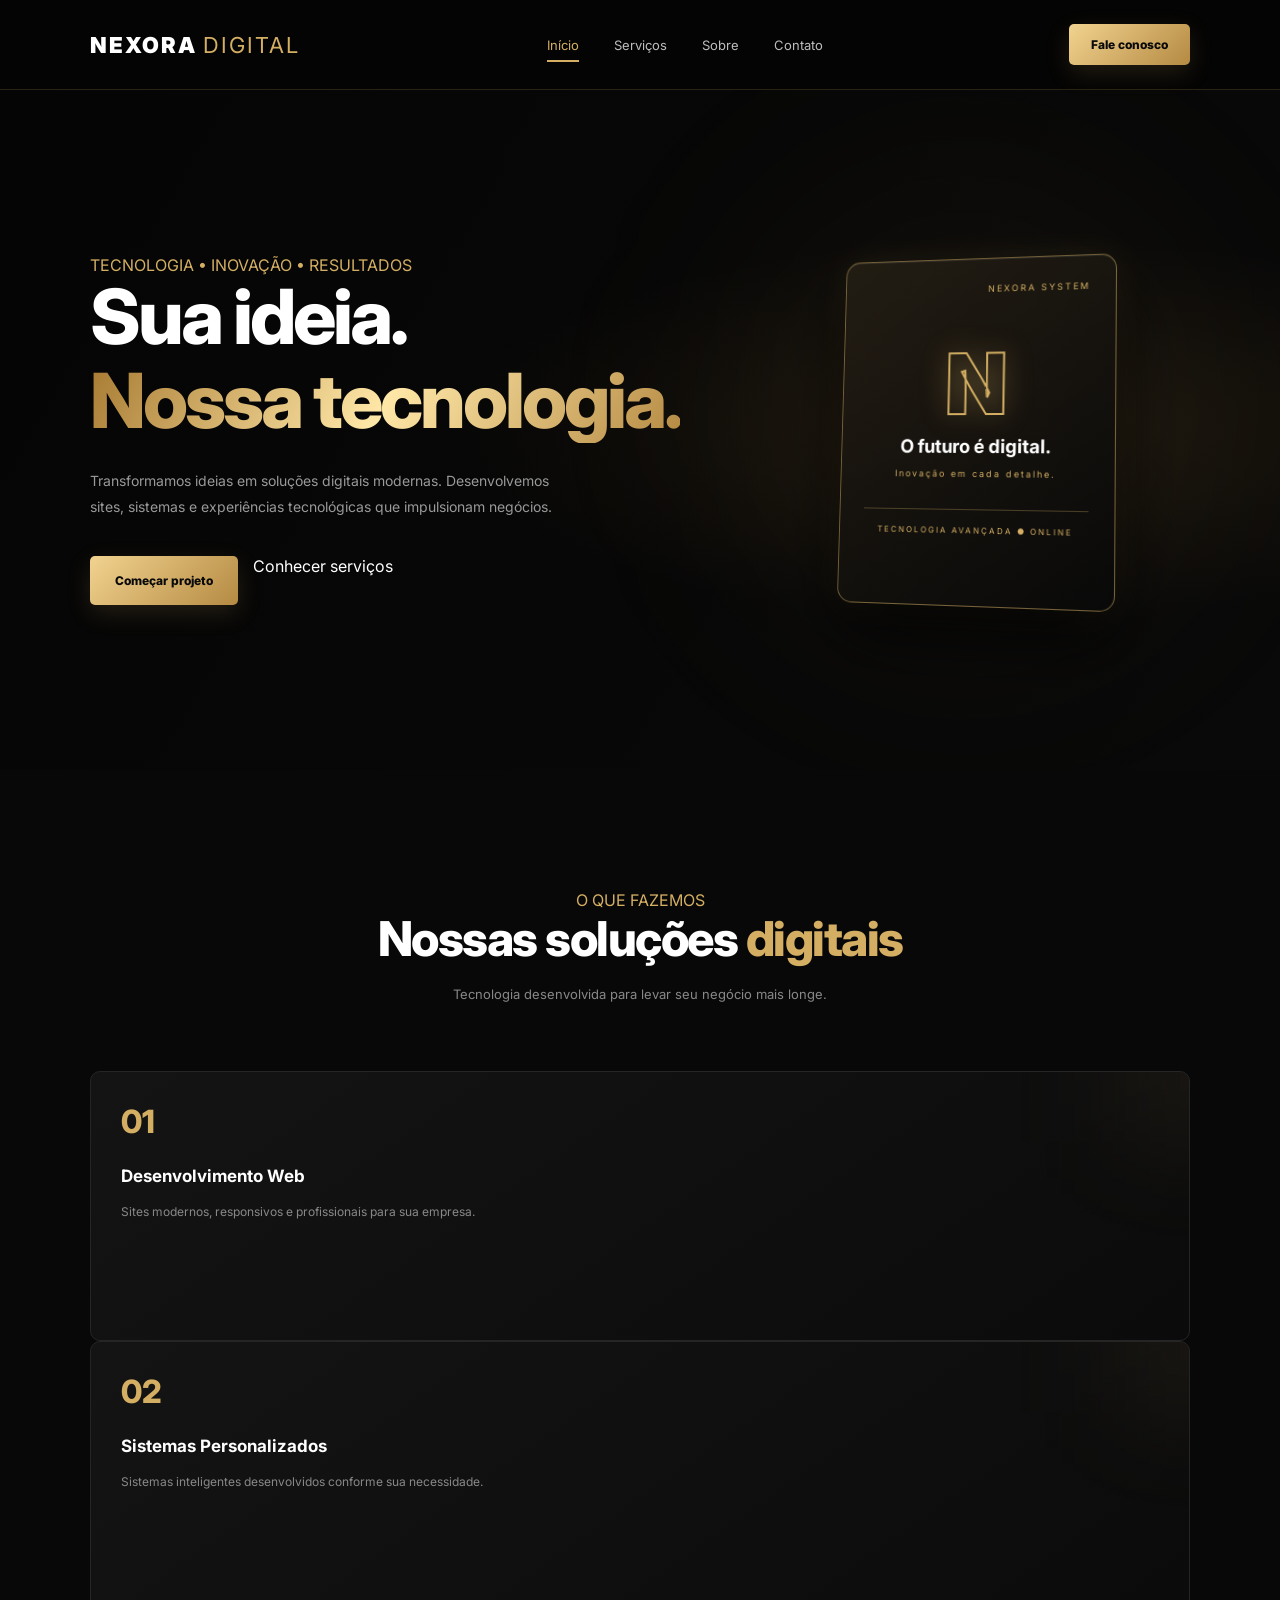
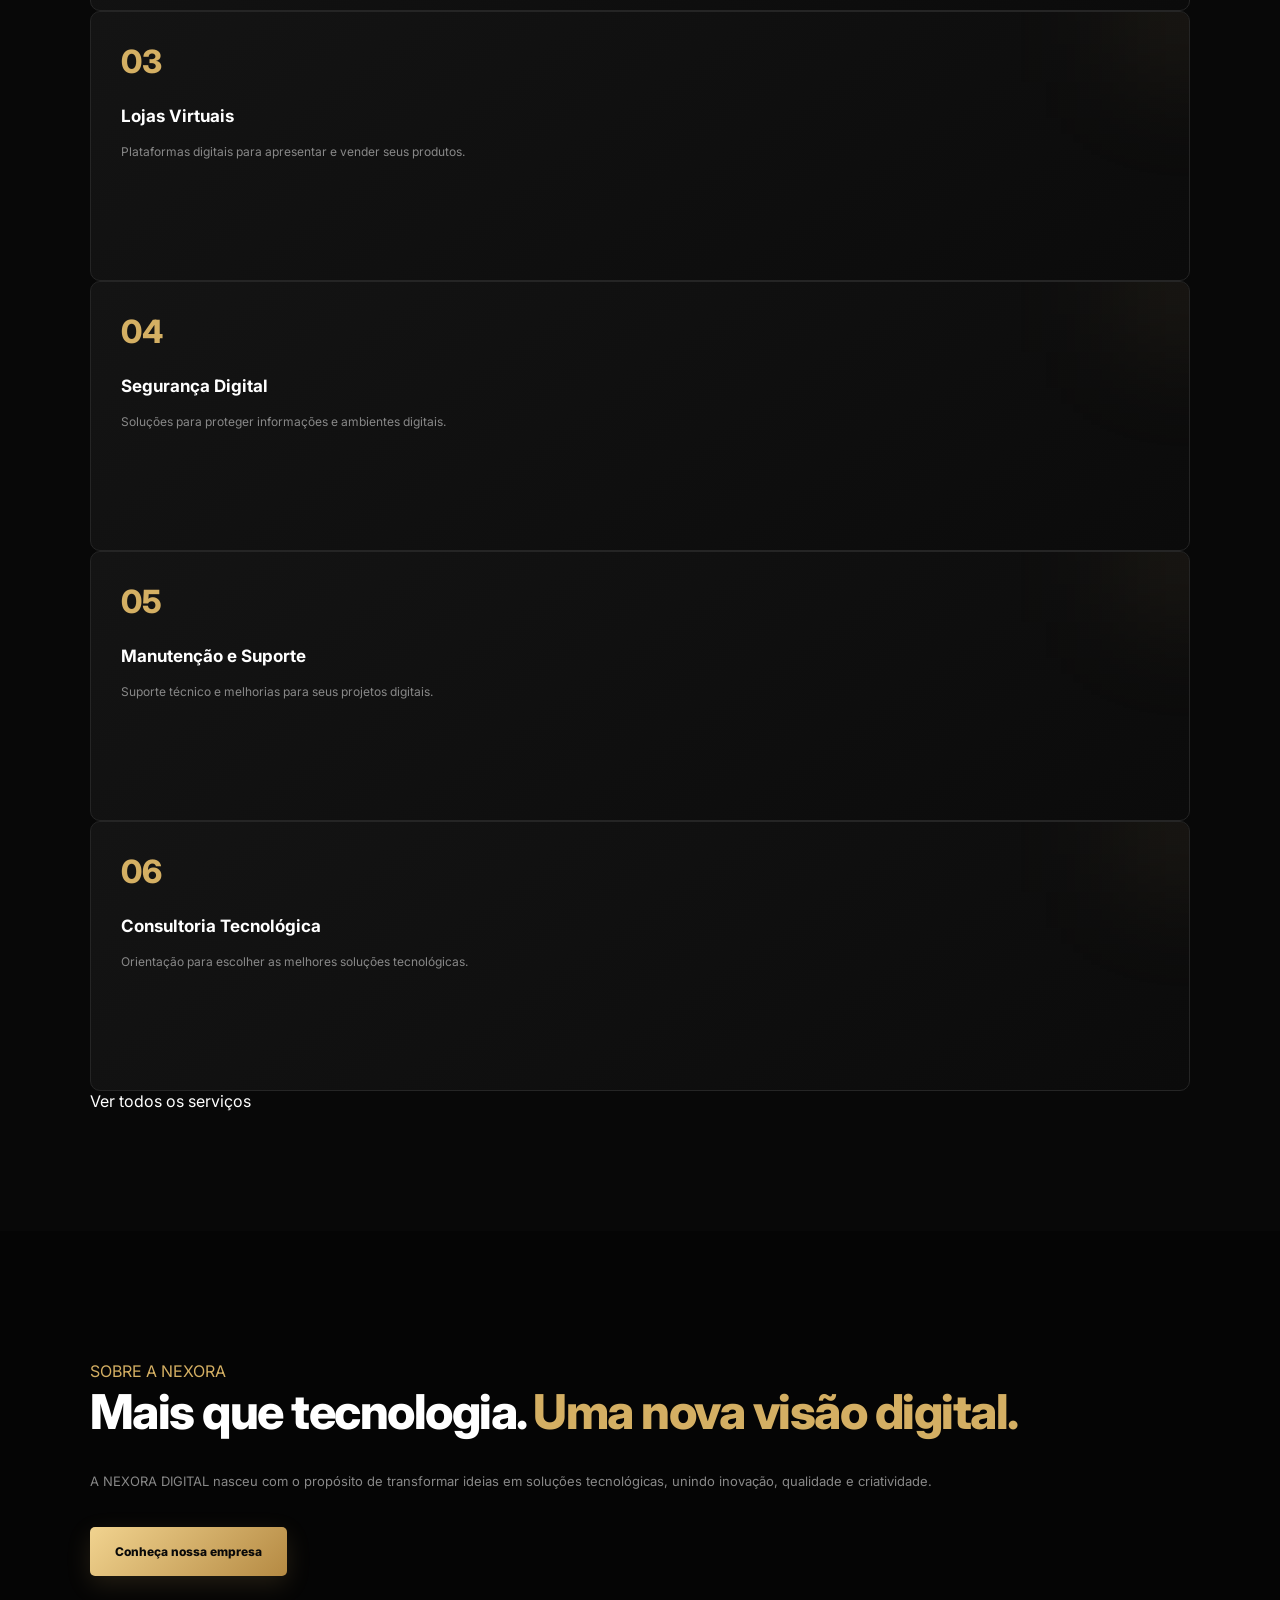
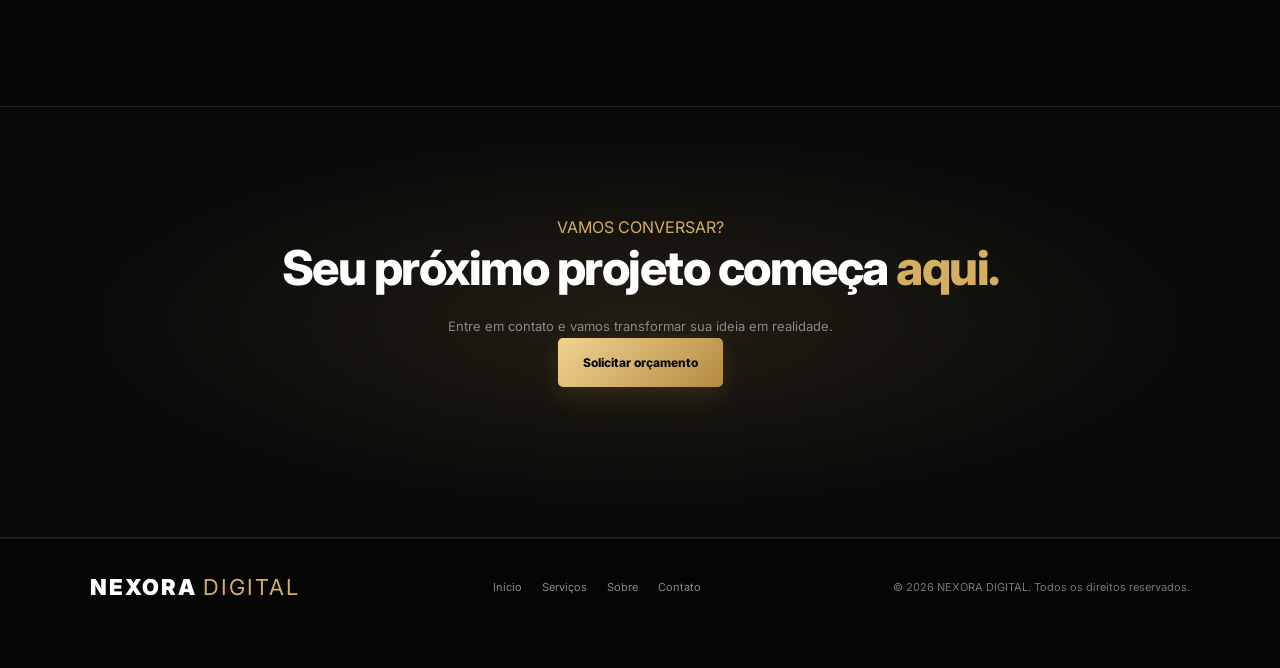
<file: index.html>
<!DOCTYPE html>
<html lang="pt-BR">

<head>
    <meta charset="UTF-8">

    <!-- VERIFICAÇÃO GOOGLE SEARCH CONSOLE -->
    <meta name="google-site-verification" content="RgmnYFt-L1I8zUlaPiAtxBdTXcQcHnGzIeq74HiVKsc" />

    <meta name="viewport" content="width=device-width, initial-scale=1.0">

    <title>NEXORA DIGITAL | Sites, Sistemas e Tecnologia</title>

    <meta name="description" content="A NEXORA DIGITAL transforma ideias em soluções digitais. Desenvolvemos sites modernos, sistemas personalizados e soluções tecnológicas para empresas.">

    <meta name="keywords" content="NEXORA DIGITAL, desenvolvimento de sites, criação de sites, sistemas personalizados, tecnologia, segurança digital">

    <meta name="author" content="NEXORA DIGITAL">
    <meta name="robots" content="index, follow">
    <meta name="theme-color" content="#050505">

    <!-- COMPARTILHAMENTO -->
    <meta property="og:title" content="NEXORA DIGITAL | Tecnologia e Inovação">
    <meta property="og:description" content="Sua ideia. Nossa tecnologia. Conheça as soluções digitais da NEXORA DIGITAL.">
    <meta property="og:type" content="website">
    <meta property="og:locale" content="pt_BR">

    <!-- FONTE -->
    <link rel="preconnect" href="https://fonts.googleapis.com">
    <link rel="preconnect" href="https://fonts.gstatic.com" crossorigin>
    <link href="https://fonts.googleapis.com/css2?family=Inter:wght@300;400;500;600;700;800;900&display=swap" rel="stylesheet">

    <!-- CSS -->
    <link rel="stylesheet" href="style.css">
</head>

<body>

    <!-- CABEÇALHO -->
    <header class="header">
        <div class="container">

            <a href="index.html" class="logo">
                NEXORA <span>DIGITAL</span>
            </a>

            <button class="menu-toggle" aria-label="Abrir menu" aria-expanded="false">
                <span></span>
                <span></span>
                <span></span>
            </button>

            <nav class="nav">
                <a href="index.html" class="active">Início</a>
                <a href="servicos.html">Serviços</a>
                <a href="sobre.html">Sobre</a>
                <a href="contato.html">Contato</a>
            </nav>

            <a href="contato.html" class="btn-primary">
                Fale conosco
            </a>

        </div>
    </header>

    <!-- INÍCIO -->
    <section class="hero">
        <div class="container hero-content">

            <div class="hero-info">
                <span class="tag">TECNOLOGIA • INOVAÇÃO • RESULTADOS</span>

                <h1>
                    Sua ideia.
                    <span>Nossa tecnologia.</span>
                </h1>

                <p>
                    Transformamos ideias em soluções digitais modernas.
                    Desenvolvemos sites, sistemas e experiências tecnológicas
                    que impulsionam negócios.
                </p>

                <div class="hero-buttons">
                    <a href="contato.html" class="btn-primary">
                        Começar projeto
                    </a>

                    <a href="servicos.html" class="btn-outline">
                        Conhecer serviços
                    </a>
                </div>
            </div>

            <div class="hero-decoration">

                <div class="tech-card">

                    <div class="tech-card-top">
                        <div class="tech-dots">
                            <span class="tech-dot"></span>
                            <span class="tech-dot"></span>
                            <span class="tech-dot"></span>
                        </div>

                        <span> NEXORA SYSTEM </span>
                    </div>

                    <div class="tech-card-content">
                        <div class="tech-symbol">N</div>

                        <h3>O futuro é digital.</h3>

                        <p>Inovação em cada detalhe.</p>
                    </div>

                    <div class="tech-card-footer">
                        <span>TECNOLOGIA AVANÇADA</span>
                        <span>● ONLINE</span>
                    </div>

                </div>

                <div class="floating-one"></div>
                <div class="floating-two"></div>

            </div>

        </div>
    </section>

    <!-- SERVIÇOS -->
    <section class="services">
        <div class="container">

            <div class="section-header">
                <span class="tag">O QUE FAZEMOS</span>
                <h2>Nossas soluções <span>digitais</span></h2>
                <p>Tecnologia desenvolvida para levar seu negócio mais longe.</p>
            </div>

            <div class="services-grid">

                <article class="service-card">
                    <div class="service-icon">01</div>
                    <h3>Desenvolvimento Web</h3>
                    <p>Sites modernos, responsivos e profissionais para sua empresa.</p>
                </article>

                <article class="service-card">
                    <div class="service-icon">02</div>
                    <h3>Sistemas Personalizados</h3>
                    <p>Sistemas inteligentes desenvolvidos conforme sua necessidade.</p>
                </article>

                <article class="service-card">
                    <div class="service-icon">03</div>
                    <h3>Lojas Virtuais</h3>
                    <p>Plataformas digitais para apresentar e vender seus produtos.</p>
                </article>

                <article class="service-card">
                    <div class="service-icon">04</div>
                    <h3>Segurança Digital</h3>
                    <p>Soluções para proteger informações e ambientes digitais.</p>
                </article>

                <article class="service-card">
                    <div class="service-icon">05</div>
                    <h3>Manutenção e Suporte</h3>
                    <p>Suporte técnico e melhorias para seus projetos digitais.</p>
                </article>

                <article class="service-card">
                    <div class="service-icon">06</div>
                    <h3>Consultoria Tecnológica</h3>
                    <p>Orientação para escolher as melhores soluções tecnológicas.</p>
                </article>

            </div>

            <div class="center-button">
                <a href="servicos.html" class="btn-outline">
                    Ver todos os serviços
                </a>
            </div>

        </div>
    </section>

    <!-- SOBRE -->
    <section class="about">
        <div class="container">

            <div class="about-content">
                <span class="tag">SOBRE A NEXORA</span>

                <h2>Mais que tecnologia. <span>Uma nova visão digital.</span></h2>

                <p>
                    A NEXORA DIGITAL nasceu com o propósito de transformar
                    ideias em soluções tecnológicas, unindo inovação,
                    qualidade e criatividade.
                </p>

                <a href="sobre.html" class="btn-primary">
                    Conheça nossa empresa
                </a>
            </div>

        </div>
    </section>

    <!-- CONTATO -->
    <section class="contact">
        <div class="container">

            <div class="section-header">
                <span class="tag">VAMOS CONVERSAR?</span>
                <h2>Seu próximo projeto começa <span>aqui.</span></h2>
                <p>Entre em contato e vamos transformar sua ideia em realidade.</p>

                <a href="contato.html" class="btn-primary">
                    Solicitar orçamento
                </a>
            </div>

        </div>
    </section>

    <!-- RODAPÉ -->
    <footer class="footer">
        <div class="container">

            <a href="index.html" class="logo">
                NEXORA <span>DIGITAL</span>
            </a>

            <div class="footer-links">
                <a href="index.html">Início</a>
                <a href="servicos.html">Serviços</a>
                <a href="sobre.html">Sobre</a>
                <a href="contato.html">Contato</a>
            </div>

            <p>© 2026 NEXORA DIGITAL. Todos os direitos reservados.</p>

        </div>
    </footer>

    <script src="script.js"></script>

</body>
</html>
</file>
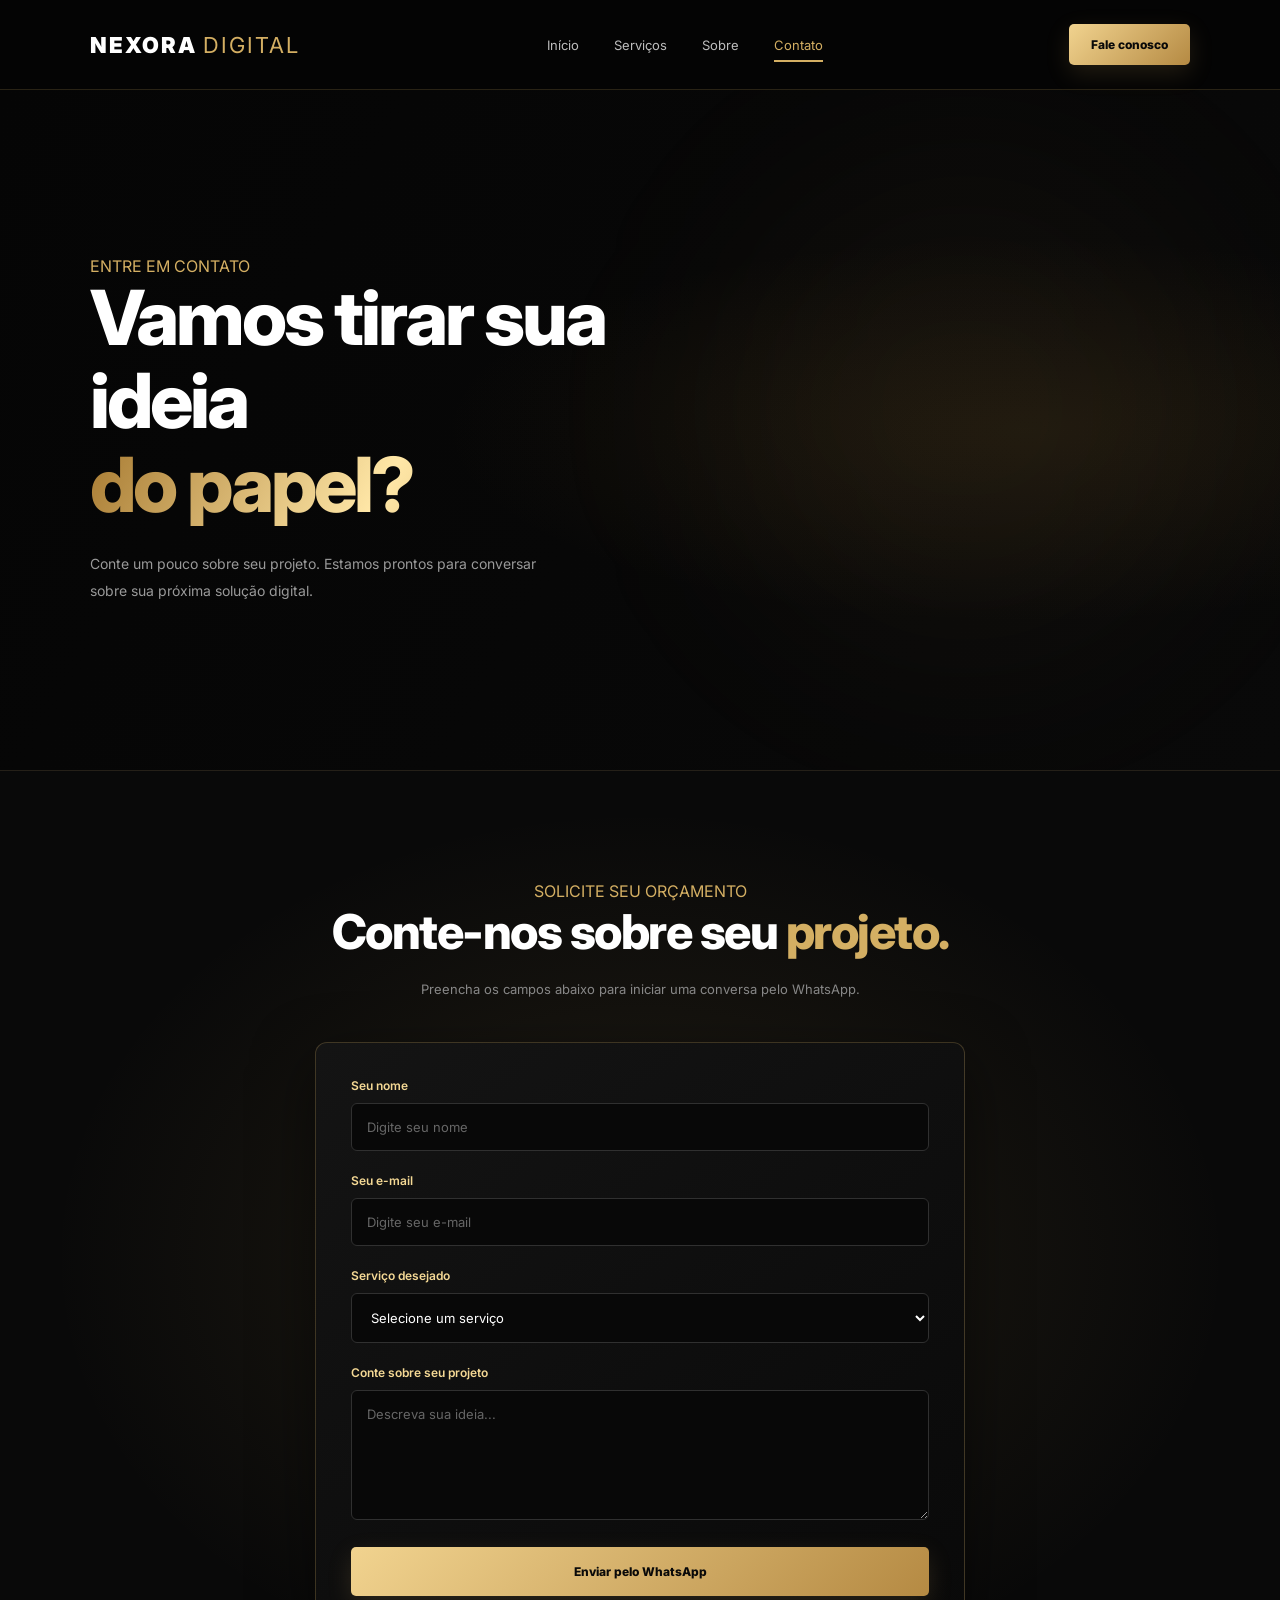
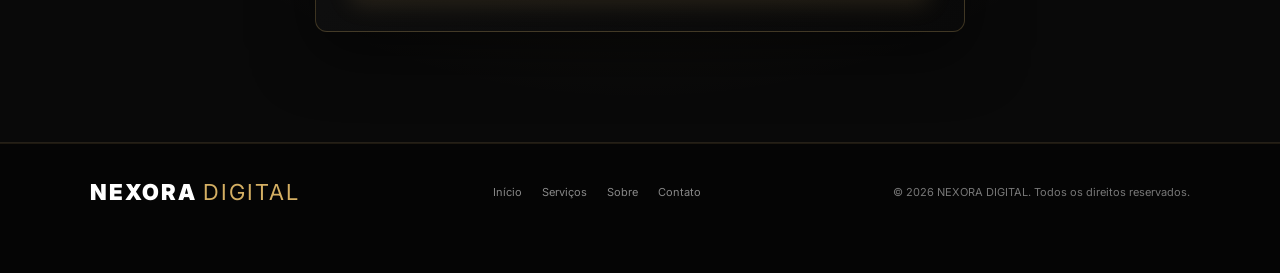
<file: contato.html>
<!DOCTYPE html>
<html lang="pt-BR">
<head>
    <meta charset="UTF-8">
    <meta name="viewport" content="width=device-width, initial-scale=1.0">

    <title>Contato e Orçamento | NEXORA DIGITAL</title>
    <meta name="description" content="Entre em contato com a NEXORA DIGITAL e solicite um orçamento para seu site, sistema personalizado ou projeto tecnológico.">
    <meta name="keywords" content="contato NEXORA DIGITAL, orçamento de site, orçamento de sistema, desenvolvimento web">
    <meta name="author" content="NEXORA DIGITAL">
    <meta name="robots" content="index, follow">
    <meta name="theme-color" content="#050505">

    <link rel="stylesheet" href="style.css">
</head>
<body>

<header class="header">
    <div class="container">
        <a href="index.html" class="logo">NEXORA <span>DIGITAL</span></a>

        <button class="menu-toggle" aria-label="Abrir menu" aria-expanded="false">
            <span></span><span></span><span></span>
        </button>

        <nav class="nav">
            <a href="index.html">Início</a>
            <a href="servicos.html">Serviços</a>
            <a href="sobre.html">Sobre</a>
            <a href="contato.html" class="active">Contato</a>
        </nav>

        <a href="contato.html" class="btn-primary">Fale conosco</a>
    </div>
</header>

<section class="hero">
    <div class="container hero-content">
        <div class="hero-info">
            <span class="tag">ENTRE EM CONTATO</span>
            <h1>Vamos tirar sua ideia <span>do papel?</span></h1>
            <p>Conte um pouco sobre seu projeto. Estamos prontos para conversar sobre sua próxima solução digital.</p>
        </div>
    </div>
</section>

<section class="contact">
    <div class="container">
        <div class="section-header">
            <span class="tag">SOLICITE SEU ORÇAMENTO</span>
            <h2>Conte-nos sobre seu <span>projeto.</span></h2>
            <p>Preencha os campos abaixo para iniciar uma conversa pelo WhatsApp.</p>
        </div>

        <form class="contact-form" id="orcamento">

            <div class="form-group">
                <label for="nome">Seu nome</label>
                <input type="text" id="nome" name="nome" placeholder="Digite seu nome" required>
            </div>

            <div class="form-group">
                <label for="email">Seu e-mail</label>
                <input type="email" id="email" name="email" placeholder="Digite seu e-mail" required>
            </div>

            <div class="form-group">
                <label for="servico">Serviço desejado</label>
                <select id="servico" name="servico" required>
                    <option value="">Selecione um serviço</option>
                    <option value="Desenvolvimento Web">Desenvolvimento Web</option>
                    <option value="Sistemas Personalizados">Sistemas Personalizados</option>
                    <option value="Lojas Virtuais">Lojas Virtuais</option>
                    <option value="Segurança Digital">Segurança Digital</option>
                    <option value="Manutenção e Suporte">Manutenção e Suporte</option>
                    <option value="Consultoria Tecnológica">Consultoria Tecnológica</option>
                    <option value="Outro">Outro</option>
                </select>
            </div>

            <div class="form-group">
                <label for="mensagem">Conte sobre seu projeto</label>
                <textarea id="mensagem" name="mensagem" rows="5" placeholder="Descreva sua ideia..." required></textarea>
            </div>

            <button type="submit" class="btn-primary">Enviar pelo WhatsApp</button>
        </form>

    </div>
</section>

<footer class="footer">
    <div class="container">
        <a href="index.html" class="logo">NEXORA <span>DIGITAL</span></a>
        <div class="footer-links">
            <a href="index.html">Início</a>
            <a href="servicos.html">Serviços</a>
            <a href="sobre.html">Sobre</a>
            <a href="contato.html">Contato</a>
        </div>
        <p>© 2026 NEXORA DIGITAL. Todos os direitos reservados.</p>
    </div>
</footer>

<script src="script.js"></script>
</body>
</html>
</file>
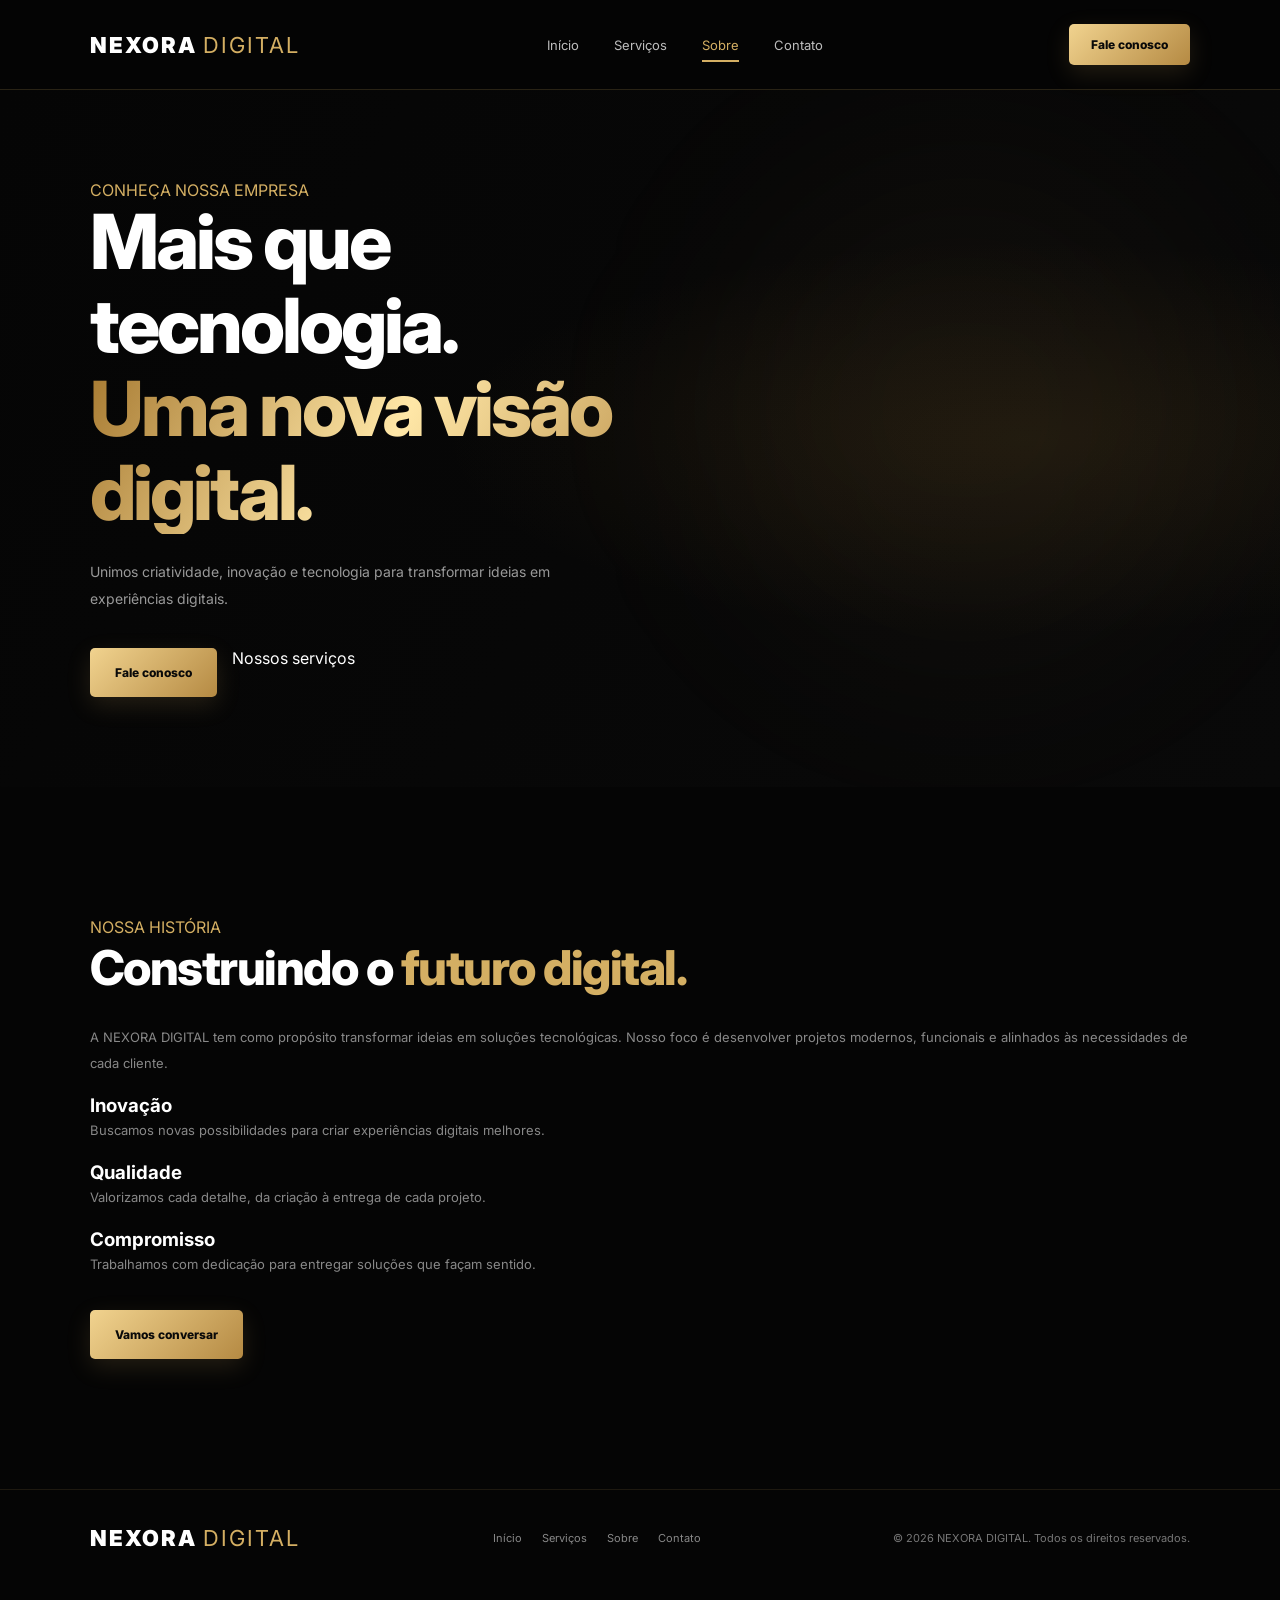
<file: sobre.html>
<!DOCTYPE html>
<html lang="pt-BR">
<head>
    <meta charset="UTF-8">
    <meta name="viewport" content="width=device-width, initial-scale=1.0">

    <title>Sobre Nós | NEXORA DIGITAL</title>
    <meta name="description" content="Conheça a NEXORA DIGITAL, uma empresa focada em inovação, desenvolvimento tecnológico e soluções digitais.">
    <meta name="keywords" content="sobre NEXORA DIGITAL, empresa de tecnologia, inovação digital">
    <meta name="author" content="NEXORA DIGITAL">
    <meta name="robots" content="index, follow">
    <meta name="theme-color" content="#050505">

    <link rel="stylesheet" href="style.css">
</head>
<body>

<header class="header">
    <div class="container">
        <a href="index.html" class="logo">NEXORA <span>DIGITAL</span></a>

        <button class="menu-toggle" aria-label="Abrir menu" aria-expanded="false">
            <span></span><span></span><span></span>
        </button>

        <nav class="nav">
            <a href="index.html">Início</a>
            <a href="servicos.html">Serviços</a>
            <a href="sobre.html" class="active">Sobre</a>
            <a href="contato.html">Contato</a>
        </nav>

        <a href="contato.html" class="btn-primary">Fale conosco</a>
    </div>
</header>

<section class="hero">
    <div class="container hero-content">
        <div class="hero-info">
            <span class="tag">CONHEÇA NOSSA EMPRESA</span>
            <h1>Mais que tecnologia. <span>Uma nova visão digital.</span></h1>
            <p>Unimos criatividade, inovação e tecnologia para transformar ideias em experiências digitais.</p>
            <div class="hero-buttons">
                <a href="contato.html" class="btn-primary">Fale conosco</a>
                <a href="servicos.html" class="btn-outline">Nossos serviços</a>
            </div>
        </div>
    </div>
</section>

<section class="about">
    <div class="container">
        <div class="about-content">
            <span class="tag">NOSSA HISTÓRIA</span>
            <h2>Construindo o <span>futuro digital.</span></h2>

            <p>
                A NEXORA DIGITAL tem como propósito transformar ideias em
                soluções tecnológicas. Nosso foco é desenvolver projetos
                modernos, funcionais e alinhados às necessidades de cada cliente.
            </p>

            <h3>Inovação</h3>
            <p>Buscamos novas possibilidades para criar experiências digitais melhores.</p>

            <h3>Qualidade</h3>
            <p>Valorizamos cada detalhe, da criação à entrega de cada projeto.</p>

            <h3>Compromisso</h3>
            <p>Trabalhamos com dedicação para entregar soluções que façam sentido.</p>

            <a href="contato.html" class="btn-primary">Vamos conversar</a>
        </div>
    </div>
</section>

<footer class="footer">
    <div class="container">
        <a href="index.html" class="logo">NEXORA <span>DIGITAL</span></a>
        <div class="footer-links">
            <a href="index.html">Início</a>
            <a href="servicos.html">Serviços</a>
            <a href="sobre.html">Sobre</a>
            <a href="contato.html">Contato</a>
        </div>
        <p>© 2026 NEXORA DIGITAL. Todos os direitos reservados.</p>
    </div>
</footer>

<script src="script.js"></script>
</body>
</html>
</file>
<file: style.css>
/* ========================================
   NEXORA DIGITAL - DESIGN PREMIUM
======================================== */

@import url('https://fonts.googleapis.com/css2?family=Inter:wght@300;400;500;600;700;800;900&display=swap');

:root {
    --black: #050505;
    --black-light: #0b0b0b;
    --card: #101010;
    --gold: #d4af63;
    --gold-light: #f5d995;
    --gold-dark: #94702f;
    --white: #ffffff;
    --gray: #999999;
}

* {
    margin: 0;
    padding: 0;
    box-sizing: border-box;
    scroll-behavior: smooth;
}

body {
    background: var(--black);
    color: var(--white);
    font-family: 'Inter', sans-serif;
    overflow-x: hidden;
}

a {
    text-decoration: none;
    color: inherit;
}

button, input, select, textarea {
    font-family: inherit;
}

span {
    color: var(--gold);
}

::selection {
    background: var(--gold);
    color: #000;
}

/* ========================================
   CONTAINER
======================================== */

.container {
    width: 100%;
    max-width: 1200px;
    margin: 0 auto;
}

/* ========================================
   CABEÇALHO
======================================== */

.header {
    width: 100%;
    min-height: 90px;
    padding: 0 7%;
    display: flex;
    align-items: center;
    background: rgba(5, 5, 5, 0.92);
    backdrop-filter: blur(20px);
    border-bottom: 1px solid rgba(212, 175, 99, 0.18);
    position: sticky;
    top: 0;
    z-index: 1000;
}

.header > .container {
    display: flex;
    align-items: center;
    justify-content: space-between;
    gap: 35px;
}

.logo {
    font-size: 22px;
    font-weight: 900;
    letter-spacing: 2px;
    color: white;
    white-space: nowrap;
}

.logo span {
    color: var(--gold);
    font-weight: 400;
}

.nav {
    display: flex;
    align-items: center;
    gap: 35px;
}

.nav a {
    position: relative;
    font-size: 13px;
    color: #bdbdbd;
    transition: 0.3s;
}

.nav a::after {
    content: "";
    position: absolute;
    left: 0;
    bottom: -9px;
    width: 0;
    height: 2px;
    background: var(--gold);
    transition: 0.3s;
}

.nav a:hover,
.nav a.active {
    color: var(--gold);
}

.nav a:hover::after,
.nav a.active::after {
    width: 100%;
}

.header .btn-primary {
    white-space: nowrap;
    padding: 13px 22px;
}

.menu-toggle {
    display: none;
    width: 42px;
    height: 42px;
    padding: 9px;
    border: 1px solid rgba(212,175,99,0.4);
    background: #101010;
    border-radius: 6px;
    cursor: pointer;
}

.menu-toggle span {
    display: block;
    width: 100%;
    height: 2px;
    background: var(--gold);
    margin: 5px 0;
    border-radius: 3px;
    transition: 0.3s;
}

/* ========================================
   BOTÕES
======================================== */

.btn-primary {
    display: inline-block;
    padding: 17px 25px;
    background: linear-gradient(135deg, #f1d38f, #b58a43);
    color: #090909;
    font-size: 12px;
    font-weight: 800;
    border-radius: 5px;
    transition: 0.4s;
    box-shadow: 0 8px 25px rgba(212,175,99,0.15);
    border: none;
    cursor: pointer;
}

.btn-primary:hover {
    transform: translateY(-5px);
    box-shadow: 0 12px 35px rgba(212,175,99,0.35);
}

.btn-secondary {
    display: inline-block;
    padding: 16px 25px;
    border: 1px solid #383838;
    border-radius: 5px;
    color: #ddd;
    font-size: 12px;
    transition: 0.3s;
}

.btn-secondary:hover {
    border-color: var(--gold);
    color: var(--gold);
}

.section-button {
    text-align: center;
    margin-top: 45px;
}

/* ========================================
   HERO
======================================== */

.hero {
    min-height: 680px;
    padding: 90px 7%;
    display: flex;
    align-items: center;
    position: relative;
    overflow: hidden;
    background:
        radial-gradient(ellipse at 80% 50%, rgba(151,111,42,0.13), transparent 40%),
        linear-gradient(120deg, #050505, #090909);
}

.hero::before {
    content: "";
    position: absolute;
    width: 500px;
    height: 500px;
    border-radius: 50%;
    background: rgba(212,175,99,0.04);
    filter: blur(100px);
    top: 10%;
    right: 5%;
    pointer-events: none;
}

.hero > .container.hero-content {
    max-width: 1200px;
    width: 100%;
    display: flex;
    align-items: center;
    justify-content: space-between;
    gap: 45px;
    position: relative;
    z-index: 2;
}

.hero .hero-info {
    flex: 1;
    max-width: 590px;
    display: flex;
    flex-direction: column;
    align-items: flex-start;
    gap: 0;
    margin: 0;
    padding: 0;
    border: none;
}

.status {
    display: inline-block;
    color: var(--gold);
    font-size: 10px;
    font-weight: 700;
    letter-spacing: 3px;
    margin-bottom: 25px;
}

.hero h1 {
    font-size: clamp(45px, 6vw, 76px);
    line-height: 1.1;
    font-weight: 800;
    letter-spacing: -3px;
}

.hero h1 span {
    display: block;
    background: linear-gradient(
        120deg,
        #a77a31,
        #ffe7a7,
        #b58a43
    );
    background-clip: text;
    -webkit-background-clip: text;
    -webkit-text-fill-color: transparent;
}

.hero-info > p {
    color: #999;
    line-height: 1.9;
    font-size: 14px;
    max-width: 480px;
    margin-top: 25px;
}

.hero-buttons {
    display: flex;
    gap: 15px;
    margin-top: 35px;
    flex-wrap: wrap;
}

/* ========================================
   ELEMENTO 3D
======================================== */

.hero-decoration {
    flex: 0 0 430px;
    width: 430px;
    height: 430px;
    display: flex;
    align-items: center;
    justify-content: center;
    position: relative;
    perspective: 1000px;
    animation: float 6s ease-in-out infinite;
}

.orbit {
    position: absolute;
    width: 390px;
    height: 160px;
    border: 1px solid rgba(212,175,99,0.3);
    border-radius: 50%;
    transform: rotate(-35deg);
}

.orbit-two {
    transform: rotate(35deg);
    width: 360px;
    height: 180px;
    border-color: rgba(212,175,99,0.15);
}

.tech-card {
    width: 280px;
    height: 350px;
    padding: 25px;
    border: 1px solid rgba(212,175,99,0.5);
    border-radius: 15px;
    background: linear-gradient(
        145deg,
        rgba(35,29,19,0.95),
        rgba(8,8,8,0.98)
    );
    box-shadow:
        0 30px 70px rgba(0,0,0,0.8),
        inset 0 1px 1px rgba(255,255,255,0.1),
        0 0 35px rgba(212,175,99,0.1);
    transform: rotateY(-12deg) rotateX(5deg);
    position: relative;
    z-index: 2;
    transition: transform 0.2s ease;
}

.tech-card-top {
    display: flex;
    justify-content: space-between;
    font-size: 9px;
    letter-spacing: 2px;
    color: var(--gold);
}

.tech-dot {
    width: 7px;
    height: 7px;
    background: var(--gold);
    border-radius: 50%;
    box-shadow: 0 0 12px var(--gold);
}

.tech-card-content {
    text-align: center;
    margin-top: 40px;
}

.tech-symbol {
    font-size: 85px;
    font-weight: 900;
    color: transparent;
    -webkit-text-stroke: 2px var(--gold);
    text-shadow: 0 0 30px rgba(212,175,99,0.25);
}

.tech-card h2 {
    font-size: 18px;
    letter-spacing: 3px;
    margin-top: 15px;
}

.tech-card-content p {
    color: var(--gold);
    font-size: 9px;
    letter-spacing: 2px;
    margin-top: 10px;
}

.tech-card-footer {
    border-top: 1px solid rgba(212,175,99,0.3);
    margin-top: 30px;
    padding-top: 15px;
    text-align: center;
    font-size: 8px;
    color: #888;
    letter-spacing: 2px;
}

.floating-element {
    position: absolute;
    padding: 13px 18px;
    background: rgba(20,20,20,0.9);
    border: 1px solid rgba(212,175,99,0.3);
    border-radius: 7px;
    color: #ccc;
    font-size: 15px;
    box-shadow: 0 10px 30px #000;
    z-index: 5;
}

.floating-one {
    top: 65px;
    right: -10px;
}

.floating-two {
    bottom: 65px;
    left: -15px;
    color: var(--gold);
}

/* ========================================
   SERVIÇOS
======================================== */

.services {
    padding: 120px 7%;
    background: #080808;
}

.section-header {
    text-align: center;
    margin-bottom: 65px;
}

.section-header h2,
.about h2,
.contact h2 {
    font-size: clamp(32px, 4vw, 48px);
    font-weight: 800;
    letter-spacing: -1.5px;
    line-height: 1.2;
}

.section-header > p {
    color: #888;
    font-size: 13px;
    margin-top: 15px;
    line-height: 1.8;
}

.service-grid {
    display: grid;
    grid-template-columns: repeat(3, 1fr);
    gap: 20px;
}

.service-card {
    min-height: 270px;
    padding: 30px;
    background: linear-gradient(145deg, #141414, #0b0b0b);
    border: 1px solid #252525;
    border-radius: 10px;
    position: relative;
    overflow: hidden;
    transition: 0.4s;
}

.service-card::before {
    content: "";
    position: absolute;
    width: 150px;
    height: 150px;
    background: rgba(212,175,99,0.07);
    filter: blur(55px);
    top: -80px;
    right: -80px;
    transition: 0.4s;
}

.service-card:hover {
    transform: translateY(-10px);
    border-color: var(--gold-dark);
    box-shadow: 0 20px 45px rgba(0,0,0,0.5);
}

.service-icon {
    font-size: 32px;
    color: var(--gold);
    margin-bottom: 25px;
    font-weight: 800;
}

.service-card h3 {
    font-size: 17px;
    margin-bottom: 15px;
    position: relative;
}

.service-card p {
    color: #888;
    font-size: 12px;
    line-height: 1.9;
    margin-bottom: 20px;
    position: relative;
}

.service-card a {
    color: var(--gold);
    font-size: 11px;
    font-weight: 700;
    transition: 0.3s;
}

.service-card a:hover {
    letter-spacing: 1px;
}

/* ========================================
   SOBRE
======================================== */

.about {
    padding: 130px 7%;
    background: #050505;
}

.about > .container {
    display: flex;
    align-items: center;
    justify-content: space-between;
    gap: 80px;
}

.about-content {
    flex: 1;
}

.about-content h2 {
    line-height: 1.3;
    margin-bottom: 25px;
}

.about-content > p {
    color: #888;
    font-size: 13px;
    line-height: 2;
    margin-bottom: 18px;
}

.about-content .btn-primary {
    margin-top: 15px;
}

.about-visual {
    flex: 1;
    display: flex;
    justify-content: center;
    perspective: 1000px;
}

.about-box {
    width: 330px;
    height: 350px;
    border: 1px solid rgba(212,175,99,0.5);
    border-radius: 15px;
    background: linear-gradient(145deg, #1b1710, #080808);
    box-shadow: 20px 30px 70px rgba(0,0,0,0.8);
    display: flex;
    flex-direction: column;
    align-items: center;
    justify-content: center;
    transform: rotateY(10deg) rotateX(5deg);
    position: relative;
    overflow: hidden;
}

.about-symbol {
    font-size: 85px;
    font-weight: 900;
    color: transparent;
    -webkit-text-stroke: 2px var(--gold);
}

.about-box h3 {
    font-size: 23px;
    letter-spacing: 5px;
    margin-top: 10px;
}

.about-box p {
    color: var(--gold);
    font-size: 9px;
    letter-spacing: 4px;
    margin-top: 10px;
}

.about-decoration {
    position: absolute;
    width: 250px;
    height: 250px;
    border: 1px solid rgba(212,175,99,0.15);
    border-radius: 50%;
}

/* ========================================
   CONTATO
======================================== */

.contact {
    padding: 110px 7%;
    text-align: center;
    background:
        radial-gradient(ellipse at center, rgba(212,175,99,0.12), transparent 65%),
        #090909;
    border-top: 1px solid #252018;
    border-bottom: 1px solid #252018;
}

.contact h2 {
    max-width: 750px;
    margin: auto;
    line-height: 1.3;
}

.contact .section-header {
    margin-bottom: 40px;
}

.contact-form {
    max-width: 650px;
    margin: 0 auto;
    padding: 35px;
    text-align: left;
    background: linear-gradient(145deg, #141414, #090909);
    border: 1px solid rgba(212,175,99,0.25);
    border-radius: 12px;
    box-shadow: 0 20px 60px rgba(0,0,0,0.5);
}

.form-group {
    display: flex;
    flex-direction: column;
    gap: 10px;
    margin-bottom: 22px;
}

.form-group label {
    color: var(--gold-light);
    font-size: 12px;
    font-weight: 600;
}

.form-group input,
.form-group select,
.form-group textarea {
    width: 100%;
    padding: 15px;
    background: #080808;
    border: 1px solid #303030;
    border-radius: 6px;
    color: white;
    font-size: 13px;
    outline: none;
    transition: 0.3s;
}

.form-group input:focus,
.form-group select:focus,
.form-group textarea:focus {
    border-color: var(--gold);
    box-shadow: 0 0 15px rgba(212,175,99,0.1);
}

.form-group input::placeholder,
.form-group textarea::placeholder {
    color: #666;
}

.form-group select option {
    background: #101010;
    color: white;
}

.form-group textarea {
    resize: vertical;
    min-height: 130px;
}

.contact-form button {
    width: 100%;
    margin-top: 5px;
}

.whatsapp-direct {
    margin-top: 30px;
}

.whatsapp-direct p {
    color: #999;
    font-size: 13px;
    margin-bottom: 12px;
}

.whatsapp-direct a {
    color: var(--gold);
    font-size: 13px;
    font-weight: 700;
}

.whatsapp-direct a:hover {
    text-decoration: underline;
}

/* ========================================
   RODAPÉ
======================================== */

.footer {
    min-height: 130px;
    padding: 35px 7%;
    background: #050505;
    border-top: 1px solid rgba(212,175,99,0.12);
}

.footer > .container {
    display: flex;
    align-items: center;
    justify-content: space-between;
    flex-wrap: wrap;
    gap: 20px;
}

.footer p {
    color: #777;
    font-size: 11px;
}

.footer-links {
    display: flex;
    gap: 20px;
}

.footer-links a {
    color: #888;
    font-size: 11px;
    transition: 0.3s;
}

.footer-links a:hover {
    color: var(--gold);
}

/* ========================================
   ANIMAÇÕES
======================================== */

@keyframes float {
    0%, 100% {
        transform: translateY(0);
    }

    50% {
        transform: translateY(-18px);
    }
}

@keyframes slideLeft {
    from {
        opacity: 0;
        transform: translateX(-40px);
    }

    to {
        opacity: 1;
        transform: translateX(0);
    }
}

.reveal {
    opacity: 0;
    transform: translateY(35px);
    transition: opacity 0.8s ease, transform 0.8s ease;
}

.reveal.visible {
    opacity: 1;
    transform: translateY(0);
}

/* ========================================
   RESPONSIVIDADE
======================================== */

@media (max-width: 1000px) {

    .header {
        padding: 0 5%;
    }

    .header > .container {
        gap: 20px;
    }

    .nav {
        gap: 20px;
    }

    .hero {
        padding: 80px 5%;
    }

    .hero-decoration {
        transform: scale(0.85);
        flex-basis: 360px;
    }

    .service-grid {
        grid-template-columns: repeat(2, 1fr);
    }

    .about > .container {
        gap: 40px;
    }
}

@media (max-width: 750px) {

    .header {
        min-height: 75px;
        padding: 0 5%;
    }

    .header > .container {
        min-height: 75px;
        flex-wrap: wrap;
        position: relative;
    }

    .logo {
        font-size: 18px;
    }

    .menu-toggle {
        display: block;
        order: 2;
        margin-left: auto;
    }

    .header > .container > .btn-primary {
        display: none;
    }

    .nav {
        display: none;
        position: absolute;
        top: 75px;
        left: -5.6%;
        width: 111.2%;
        padding: 25px 20px;
        background: rgba(5,5,5,0.98);
        border-top: 1px solid rgba(212,175,99,0.2);
        border-bottom: 1px solid rgba(212,175,99,0.2);
        flex-direction: column;
        align-items: center;
        gap: 25px;
        box-shadow: 0 20px 30px rgba(0,0,0,0.5);
    }

    .nav.active {
        display: flex;
    }

    .nav a {
        font-size: 13px;
    }

    .hero {
        min-height: auto;
        padding: 85px 6% 60px;
    }

    .hero > .container.hero-content {
        flex-direction: column;
        text-align: center;
        gap: 20px;
    }

    .hero .hero-info {
        align-items: center;
        width: 100%;
    }

    .hero h1 {
        letter-spacing: -2px;
    }

    .hero-info > p {
        margin-left: auto;
        margin-right: auto;
    }

    .hero-buttons {
        justify-content: center;
    }

    .hero-decoration {
        margin-top: 25px;
        flex-basis: 380px;
        transform: scale(0.85);
    }

    .services {
        padding: 85px 6%;
    }

    .service-grid {
        grid-template-columns: 1fr;
    }

    .about {
        padding: 85px 7%;
    }

    .about > .container {
        flex-direction: column;
        text-align: center;
    }

    .about-content {
        width: 100%;
    }

    .about-visual {
        width: 100%;
    }

    .contact {
        padding: 85px 6%;
    }

    .contact-form {
        padding: 25px 20px;
    }

    .footer > .container {
        flex-direction: column;
        text-align: center;
    }

    .footer-links {
        justify-content: center;
        flex-wrap: wrap;
    }
}

@media (max-width: 400px) {

    .hero h1 {
        font-size: 42px;
    }

    .hero-decoration {
        transform: scale(0.72);
        margin-top: 0;
        margin-bottom: -35px;
    }

    .hero-buttons {
        flex-direction: column;
        width: 100%;
    }

    .hero-buttons a {
        width: 100%;
    }

    .section-header h2,
    .about h2,
    .contact h2 {
        font-size: 30px;
    }

    .about-box {
        max-width: 100%;
    }
}
</file>
